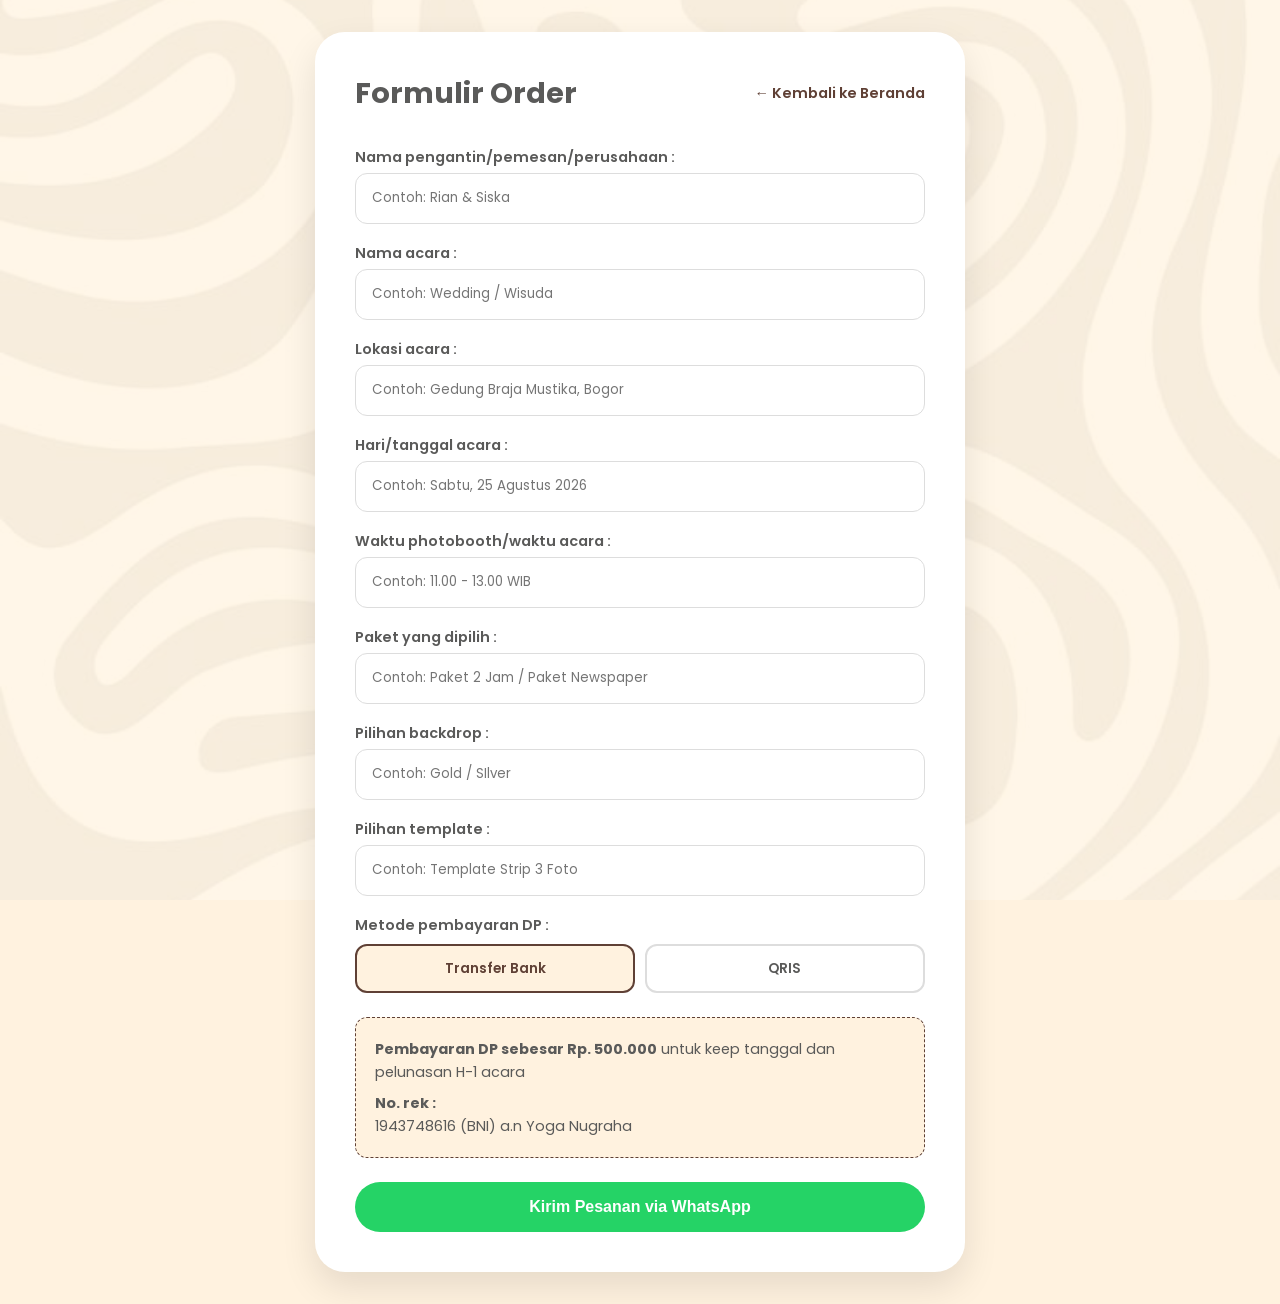
<file: checkout.html>
<!DOCTYPE html>
<html lang="id">
<head>
    <meta charset="UTF-8">
    <meta name="viewport" content="width=device-width, initial-scale=1.0">
    <title>Formulir Order | Temani Photobooth</title>
    <!-- Memanggil file CSS utama Anda -->
    <link rel="stylesheet" href="style.css">
    <link href="https://fonts.googleapis.com/css2?family=Poppins:wght@400;600;700;800&display=swap" rel="stylesheet">
    <style>
        /* Styling khusus halaman checkout */
        body {
            background-color: var(--color-cream);
            padding: 2rem 1rem;
        }
        .checkout-container {
            max-width: 650px;
            margin: 0 auto;
            background: var(--color-white);
            padding: 2.5rem;
            border-radius: 30px;
            box-shadow: 0 15px 35px rgba(0,0,0,0.1);
        }
        .checkout-header {
            display: flex;
            justify-content: space-between;
            align-items: center;
            margin-bottom: 2rem;
        }
        .checkout-header h2 {
            color: var(--color-dark);
            font-size: 1.8rem;
        }
        .btn-back {
            text-decoration: none;
            color: var(--color-brown);
            font-weight: 600;
            font-size: 0.9rem;
        }
        .form-group {
            margin-bottom: 1.2rem;
            text-align: left;
        }
        .form-group label {
            font-size: 0.9rem;
            font-weight: 600;
            color: var(--color-dark);
            display: block;
            margin-bottom: 5px;
        }
        .form-group input, .form-group select {
            width: 100%;
            padding: 0.9rem 1rem;
            border: 1px solid #ddd;
            border-radius: 12px;
            font-family: 'Poppins', sans-serif;
            background: #fff;
        }
        .info-rek-box {
            background: var(--color-cream);
            border: 1px dashed var(--color-brown);
            padding: 1.2rem;
            border-radius: 12px;
            font-size: 0.9rem;
            margin: 1.5rem 0;
            color: var(--color-dark);
            line-height: 1.6;
        }
        .btn-submit-wa {
            width: 100%;
            background: #25D366;
            color: white;
            border: none;
            padding: 1rem;
            border-radius: 50px;
            font-size: 1rem;
            font-weight: 700;
            cursor: pointer;
            transition: 0.3s;
        }
        .btn-submit-wa:hover {
            background: #20b959;
            transform: translateY(-2px);
        }

        /* ====== Tambahan: Pilihan Metode Pembayaran ====== */
        .payment-method-label {
            font-size: 0.9rem;
            font-weight: 600;
            color: var(--color-dark);
            display: block;
            margin-bottom: 8px;
        }
        .payment-tabs {
            display: flex;
            gap: 0.6rem;
            margin-bottom: 1rem;
        }
        .payment-tab {
            flex: 1;
            text-align: center;
            padding: 0.8rem 0.5rem;
            border: 2px solid #ddd;
            border-radius: 12px;
            font-weight: 600;
            font-size: 0.85rem;
            color: var(--color-dark);
            cursor: pointer;
            background: #fff;
            transition: 0.25s;
            user-select: none;
        }
        .payment-tab.active {
            border-color: var(--color-brown);
            background: var(--color-cream);
            color: var(--color-brown);
        }
        .payment-panel {
            display: none;
        }
        .payment-panel.active {
            display: block;
        }

        /* Panel QRIS */
        .qris-box {
            background: var(--color-cream);
            border: 1px dashed var(--color-brown);
            padding: 1.2rem;
            border-radius: 12px;
            margin: 1.5rem 0;
            text-align: center;
            color: var(--color-dark);
        }
        .qris-box img {
            max-width: 240px;
            width: 100%;
            border-radius: 12px;
            background: #fff;
            padding: 8px;
            border: 1px solid #eee;
            margin-bottom: 0.8rem;
        }
        .payment-methods-img {
            max-width: 100% !important;
            border-radius: 12px;
        }
        .qris-timer {
            font-size: 1.6rem;
            font-weight: 800;
            color: var(--color-brown);
            margin: 0.4rem 0;
            font-variant-numeric: tabular-nums;
        }
        .qris-timer.expired {
            color: #e74c3c;
        }
        .qris-status-text {
            font-size: 0.85rem;
            margin-bottom: 0.6rem;
        }
        .btn-download-qris {
            display: block;
            width: 100%;
            box-sizing: border-box;
            font-size: 1rem;
            font-weight: 700;
            color: #fff;
            text-decoration: none;
            background: #EA5A34;
            border: none;
            padding: 1rem;
            border-radius: 16px;
            margin-bottom: 0.8rem;
            transition: 0.25s;
        }
        .btn-download-qris:hover {
            background: #d64b27;
        }
        .btn-refresh-qris {
            display: none;
            margin: 0.6rem auto 0;
            background: var(--color-brown);
            color: #fff;
            border: none;
            padding: 0.6rem 1.2rem;
            border-radius: 50px;
            font-size: 0.85rem;
            font-weight: 600;
            cursor: pointer;
        }
        .btn-refresh-qris.show {
            display: inline-block;
        }
    </style>
</head>
<body>

    <div class="checkout-container">
        <div class="checkout-header">
            <h2>Formulir Order</h2>
            <a href="index.html" class="btn-back">← Kembali ke Beranda</a>
        </div>

        <form id="waForm" onsubmit="sendWhatsAppOrder(event)">
            <div class="form-group">
                <label>Nama pengantin/pemesan/perusahaan :</label>
                <input type="text" id="f_nama" required placeholder="Contoh: Rian & Siska">
            </div>
            <div class="form-group">
                <label>Nama acara :</label>
                <input type="text" id="f_acara" required placeholder="Contoh: Wedding / Wisuda">
            </div>
            <div class="form-group">
                <label>Lokasi acara :</label>
                <input type="text" id="f_lokasi" required placeholder="Contoh: Gedung Braja Mustika, Bogor">
            </div>
            <div class="form-group">
                <label>Hari/tanggal acara :</label>
                <input type="text" id="f_tanggal" required placeholder="Contoh: Sabtu, 25 Agustus 2026">
            </div>
            <div class="form-group">
                <label>Waktu photobooth/waktu acara :</label>
                <input type="text" id="f_waktu" required placeholder="Contoh: 11.00 - 13.00 WIB">
            </div>
            <div class="form-group">
                <label>Paket yang dipilih :</label>
                <input type="text" id="f_paket" required placeholder="Contoh: Paket 2 Jam / Paket Newspaper">
            </div>
            <div class="form-group">
                <label>Pilihan backdrop :</label>
                <input type="text" id="f_backdrop" required placeholder="Contoh: Gold / SIlver">
            </div>
            <div class="form-group">
                <label>Pilihan template :</label>
                <input type="text" id="f_template" required placeholder="Contoh: Template Strip 3 Foto">
            </div>

            <!-- ====== Pilihan Metode Pembayaran ====== -->
            <div class="form-group">
                <span class="payment-method-label">Metode pembayaran DP :</span>
                <div class="payment-tabs">
                    <div class="payment-tab active" id="tabTransfer" onclick="switchPaymentMethod('transfer')">Transfer Bank</div>
                    <div class="payment-tab" id="tabQris" onclick="switchPaymentMethod('qris')"> QRIS</div>
                </div>

                <!-- Panel Transfer Bank -->
                <div class="payment-panel active" id="panelTransfer">
                    <div class="info-rek-box">
                        <p><strong>Pembayaran DP sebesar Rp. 500.000</strong> untuk keep tanggal dan pelunasan H-1 acara</p>
                        <p style="margin-top: 8px;"><strong>No. rek :</strong><br>1943748616 (BNI) a.n Yoga Nugraha</p>
                    </div>
                </div>

                <!-- Panel QRIS -->
                <div class="payment-panel" id="panelQris">
                    <div class="qris-box">
                        <p><strong>Pembayaran DP sebesar Rp. 500.000</strong> untuk keep tanggal dan pelunasan H-1 acara</p>
                        <img src="aset/qris.png" alt="QRIS Temani Photobooth">
                        <img src="aset/metode.png" alt="Menerima Berbagai Pembayaran QR" class="payment-methods-img">
                        <div>
                            <a href="aset/qris.png" download="QRIS-Temani-Photobooth.png" class="btn-download-qris">Simpan Kode QR</a>
                        </div>
                        <div class="qris-status-text">Selesaikan pembayaran sebelum waktu habis:</div>
                        <div class="qris-timer" id="qrisTimer">05:00</div>
                        <div class="qris-status-text" id="qrisExpiredText" style="display:none; color:#e74c3c; font-weight:600;">
                            ⏱️ Kode QRIS sudah kedaluwarsa. Silakan perbarui untuk mendapatkan kode baru.
                        </div>
                        <button type="button" class="btn-refresh-qris" id="btnRefreshQris" onclick="resetQrisTimer()">Perbarui Kode QRIS</button>
                    </div>
                </div>
            </div>

            <button type="submit" class="btn-submit-wa">Kirim Pesanan via WhatsApp </button>
        </form>
    </div>

    <script>
        // Mengambil data nama paket dari URL jika user mengklik "Order Sekarang" dari halaman utama
        window.addEventListener('DOMContentLoaded', () => {
            const urlParams = new URLSearchParams(window.location.search);
            const selectedPaket = urlParams.get('paket');
            if (selectedPaket) {
                document.getElementById('f_paket').value = decodeURIComponent(selectedPaket);
            }
        });

        // ====== Logika Pilihan Metode Pembayaran ======
        let paymentMethod = 'transfer'; // default
        let qrisInterval = null;
        let qrisSecondsLeft = 300; // 5 menit

        function switchPaymentMethod(method) {
            paymentMethod = method;

            document.getElementById('tabTransfer').classList.toggle('active', method === 'transfer');
            document.getElementById('tabQris').classList.toggle('active', method === 'qris');
            document.getElementById('panelTransfer').classList.toggle('active', method === 'transfer');
            document.getElementById('panelQris').classList.toggle('active', method === 'qris');

            if (method === 'qris') {
                startQrisTimer();
            } else {
                stopQrisTimer();
            }
        }

        function startQrisTimer() {
            // Mulai ulang dari 5 menit setiap kali panel QRIS dibuka
            stopQrisTimer();
            qrisSecondsLeft = 300;
            updateQrisDisplay();

            document.getElementById('qrisTimer').classList.remove('expired');
            document.getElementById('qrisExpiredText').style.display = 'none';
            document.getElementById('btnRefreshQris').classList.remove('show');

            qrisInterval = setInterval(() => {
                qrisSecondsLeft--;
                if (qrisSecondsLeft <= 0) {
                    qrisSecondsLeft = 0;
                    updateQrisDisplay();
                    expireQris();
                } else {
                    updateQrisDisplay();
                }
            }, 1000);
        }

        function stopQrisTimer() {
            if (qrisInterval) {
                clearInterval(qrisInterval);
                qrisInterval = null;
            }
        }

        function updateQrisDisplay() {
            const menit = Math.floor(qrisSecondsLeft / 60).toString().padStart(2, '0');
            const detik = (qrisSecondsLeft % 60).toString().padStart(2, '0');
            document.getElementById('qrisTimer').textContent = `${menit}:${detik}`;
        }

        function expireQris() {
            stopQrisTimer();
            document.getElementById('qrisTimer').classList.add('expired');
            document.getElementById('qrisExpiredText').style.display = 'block';
            document.getElementById('btnRefreshQris').classList.add('show');
        }

        function resetQrisTimer() {
            startQrisTimer();
        }

        // Fungsi Mengirim Data Form ke WhatsApp
        function sendWhatsAppOrder(event) {
            event.preventDefault();

            // Jika metode QRIS dipilih tapi waktu sudah habis, minta perbarui dulu
            if (paymentMethod === 'qris' && qrisSecondsLeft <= 0) {
                alert('Kode QRIS sudah kedaluwarsa. Silakan klik "Perbarui Kode QRIS" terlebih dahulu.');
                return;
            }

            const nama = document.getElementById('f_nama').value;
            const acara = document.getElementById('f_acara').value;
            const lokasi = document.getElementById('f_lokasi').value;
            const tanggal = document.getElementById('f_tanggal').value;
            const waktu = document.getElementById('f_waktu').value;
            const paket = document.getElementById('f_paket').value;
            const backdrop = document.getElementById('f_backdrop').value;
            const template = document.getElementById('f_template').value;

            const metodeBayar = paymentMethod === 'qris' ? 'QRIS' : 'Transfer Bank (BNI 1943748616 a.n Yoga Nugraha)';

            const nomorWA = '6282128614356'; // Nomor WhatsApp Anda

            // Format pesan WhatsApp
            const pesan = `Halo Admin Temani Photobooth,%0ASaya ingin melakukan pemesanan dengan detail berikut:%0A%0A*Formulir Order*%0A- Nama pengantin/pemesan : ${nama}%0A- Nama acara : ${acara}%0A- Lokasi acara : ${lokasi}%0A- Hari/tanggal acara : ${tanggal}%0A- Waktu photobooth/waktu acara : ${waktu}%0A- Paket yang dipilih : ${paket}%0A- Pilihan backdrop : ${backdrop}%0A- Pilihan template : ${template}%0A%0AMetode pembayaran DP : ${metodeBayar}%0APembayaran DP sebesar Rp. 500.000 untuk keep tanggal dan pelunasan H-1 acara%0A%0AMohon konfirmasinya ya kak. Terima kasih!`;

            // Membuka WhatsApp
            window.open(`https://wa.me/${nomorWA}?text=${pesan}`, '_blank');
        }
    </script>
</body>
</html>
</file>
<file: style.css>
* {
    margin: 0;
    padding: 0;
    box-sizing: border-box;
}

:root {
    /* Palet Warna - Tidak perlu pakai var() di sini */
    --color-dark: #5a5a59;    
    --color-brown: #5f4035;   
    --color-light: #D3A376;   
    --color-sand: #FFE0B2;    
    --color-cream: #FFF2DF;   
    --color-white: #ffffff;
    --color-blue: #e6a223;

}

html {
    scroll-behavior: smooth;
    overflow-x: hidden;
}

body {
    font-family: 'Poppins', sans-serif;
    background-color: var(--color-cream);
    color: var(--color-dark);
    overflow-x: hidden;
}

.container {
    max-width: 1200px;
    margin: 0 auto;
    padding:  1.5rem;
}

.section-padding {
    padding: 5rem 0;
}

.section-title {
    text-align: center;
    font-size: 2.5rem;
    color: var(--color-dark);
    margin-bottom: 3rem;
    font-weight: 00;
}


/* NAVBAR - Diubah menjadi Hitam Solid */
.navbar {
    position: sticky;
    top: 0;
    z-index: 1000;
    background-color: #572210; /* Warna hitam solid */
    transition: background 0.3s;
    border-bottom: 1px solid #ffffff; /* Sedikit pembatas agar terlihat elegan */
}

/* Hapus atau nonaktifkan efek transparan saat di-scroll */
.navbar.scrolled {
    background-color: #ffffff; /* Tetap hitam saat di-scroll */
    box-shadow: 0 2px 10px rgba(0, 0, 0, 0.3);
}

.nav-container {
    display: flex;
    justify-content: space-between;
    align-items: center;
    padding: 1rem 1.9rem; /* Ukuran padding disesuaikan agar lebih proporsional */
}

.logo {
    font-weight: 300;
    font-size: 1.5rem;
    color: var(--color-white); /* Tulisan putih di atas background hitam */
    cursor: pointer;
}

.nav-links a {
    text-decoration: none;
    color: var(--color-white); /* Tulisan putih di atas background hitam */
    font-weight: 600;
}

.logo { font-weight: 500; font-size: 1.1rem; color: var(--color-white); cursor: pointer; }
.navbar.scrolled .logo, .navbar.scrolled .nav-links a { color: var(--color-dark); }
.nav-links { display: flex; gap: 2rem; }
.nav-links a { text-decoration: none; color: var(--color-white); font-weight: 600; }
.mobile-menu-btn { display: none; }

/* HERO */
/* Alternatif: Efek Zoom Bergerak Halus */
.hero-section {
    background: url('aset/mate12.jpg') no-repeat center center/cover, linear-gradient(to bottom right, var(--color-light), var(--color-sand));
    animation: backgroundZoom 10s ease-in-out infinite alternate;
    min-height: 100vh;
    padding-top: 5rem;
    display: flex;
    align-items: center;
    overflow: hidden;
}

@keyframes backgroundZoom {
    0% {
        background-size: 100% 100%;
    }
    100% {
        background-size: 115% 115%; /* Berubah dari ukuran normal ke 115% secara halus */
    }
}

.hero-container { display: flex; align-items: center; justify-content: space-between; gap: 3rem; width: 100%; }
.hero-text { flex: 1; color: var(--color-white); }
.hero-text h1 { font-size: clamp(2.5rem, 5vw, 4rem); line-height: 1.1; margin-bottom: 1.5rem; font-weight: 800; }
.hero-text p { font-size: 1.2rem; margin-bottom: 2rem; opacity: 0.9; }
.btn-primary { background: var(--color-dark); color: var(--color-white); padding: 1rem 2.5rem; border-radius: 50px; text-decoration: none; font-weight: 600; display: inline-block; transition: 0.3s; }
.btn-primary:hover { transform: translateY(-3px); }
.hero-images { flex: 1; position: relative; height: 500px; }
.photostrip { position: absolute; width: 220px; background: rgb(255, 255, 255); padding: 10px; border-radius: 5px; box-shadow: 0 15px 35px rgba(0,0,0,0.2); transition: 0.3s; }
.photostrip img { width: 100%; border-radius: 3px; display: block; }
.photostrip-1 { top: 20px; right: 150px; transform: rotate(-8deg); z-index: 2; }
.photostrip-2 { top: 60px; right: 0; transform: rotate(5deg); z-index: 1; }
.photostrip:hover { transform: scale(1.05) rotate(0deg); z-index: 10; }

/* STATS COUNTER */
.stats-section { background: var(--color-white); padding: 3rem 0; border-radius: 30px; margin: -50px auto 0 auto; width: 90%; max-width: 1000px; position: relative; box-shadow: 0 10px 30px rgba(0,0,0,0.05); }
.stats-grid { display: flex; justify-content: space-around; text-align: center; flex-wrap: wrap; gap: 2rem; }
.stat-item h2 { font-size: 3rem; color: var(--color-light); display: inline-block; margin-bottom: 0.5rem; font-weight: 800;}
.stat-item span { font-size: 3rem; color: var(--color-light); font-weight: 800; }
.stat-item p { color: var(--color-brown); font-weight: 600; font-size: 1.1rem; }

/* MARQUEE CLIENTS */
.trust-section { padding: 4rem 0; background: var(--color-cream); overflow: hidden; }
.marquee-container { width: 100%; overflow: hidden; white-space: nowrap; padding: 1rem 0; }
.marquee-content { display: inline-block; animation: scroll-left 25s linear infinite; }
.marquee-content span { font-size: 1.5rem; font-weight: 700; color: var(--color-dark); margin: 0 2rem; opacity: 0.7; }
@keyframes scroll-left { 0% { transform: translateX(0); } 100% { transform: translateX(-50%); } }

/* GALERI TERBARU */
.recent-grid { display: grid; grid-template-columns: repeat(auto-fit, minmax(300px, 1fr)); gap: 2rem; }
.recent-item { border-radius: 20px; overflow: hidden; box-shadow: 0 10px 20px rgba(0,0,0,0.1); }
.recent-item img { width: 100%; height: 100%; object-fit: cover; display: block; }

/* MASONRY PORTFOLIO & FILTER */
.filter-container { display: flex; justify-content: center; gap: 1rem; margin-bottom: 2rem; flex-wrap: wrap; }
.filter-btn { padding: 0.5rem 1.5rem; border: 2px solid var(--color-light); background: transparent; border-radius: 30px; cursor: pointer; color: var(--color-dark); font-weight: 600; transition: 0.3s; }
.filter-btn.active, .filter-btn:hover { background: var(--color-light); color: white; }
.masonry-grid { column-count: 3; column-gap: 1.5rem; }
.masonry-item { break-inside: avoid; margin-bottom: 1.5rem; border-radius: 15px; overflow: hidden; cursor: zoom-in; transition: 0.3s; box-shadow: 0 5px 15px rgba(0,0,0,0.1); }
.masonry-item img { width: 100%; display: block; transition: transform 0.5s; }
.masonry-item:hover { transform: translateY(-5px); }
.masonry-item:hover img { transform: scale(1.05); }

/* LIGHTBOX (PREVIEW IMAGE) */
.lightbox { display: none; position: fixed; z-index: 9999; padding-top: 100px; left: 0; top: 0; width: 100%; height: 100%; background-color: rgba(62, 37, 34, 0.9); }
.lightbox-content { margin: auto; display: block; max-width: 90%; max-height: 80vh; border-radius: 10px; animation: zoomIn 0.3s; }
.close-lightbox { position: absolute; top: 30px; right: 40px; color: #fff; font-size: 40px; font-weight: bold; cursor: pointer; transition: 0.3s; }
.close-lightbox:hover { color: var(--color-sand); }
@keyframes zoomIn { from {transform: scale(0);} to {transform: scale(1);} }

/* PAKET (Sama seperti sebelumnya) */
.paket-section { background-color: var(--color-light); }
.pricing-grid { display: flex; justify-content: center; gap: 2rem; flex-wrap: wrap; }
.pricing-card { background: var(--color-white); border-radius: 40px; padding: 2rem 1.5rem; width: 320px; text-align: center; position: relative; box-shadow: 0 15px 30px rgba(0,0,0,0.1); transition: 0.3s; }
.pricing-card:hover { transform: translateY(-10px); }
.pricing-header { background: var(--color-dark); color: var(--color-white); font-size: 1.5rem; font-weight: 700; padding: 1rem; border-radius: 30px; margin: -1rem -0.5rem 1.5rem -0.5rem; }
.badge-harga { background: var(--color-cream); border: 1px solid var(--color-sand); padding: 4px 12px; border-radius: 20px; font-size: 0.8rem; font-weight: 600; }
.price-title { font-size: 2rem; color: var(--color-dark); margin: 1rem 0 0.2rem 0; }
.price-subtitle { font-weight: 600; color: var(--color-dark); margin-bottom: 1.5rem; }
.btn-order { background: var(--color-brown); color: var(--color-white); border: none; padding: 0.8rem 2rem; border-radius: 30px; font-weight: 700; cursor: pointer; width: 80%; margin-bottom: 2rem; transition: 0.3s; }
.btn-order:hover { background: var(--color-dark); }
.fasilitas-title { color: var(--color-light); font-size: 1.2rem; margin-bottom: 1rem; }
.fasilitas-list { list-style: none; text-align: left; padding: 0 1rem; }
.fasilitas-list li { margin-bottom: 0.8rem; font-size: 0.95rem; font-weight: 500; color: var(--color-dark); }
.bonus-box { margin-top: 1.5rem; text-align: left; padding: 0 1rem; font-size: 0.85rem; }
.bonus-box ul { padding-left: 1.2rem; margin-top: 0.5rem; }

/* TESTIMONI */
.testi-grid { display: grid; grid-template-columns: repeat(auto-fit, minmax(250px, 1fr)); gap: 1.5rem; }
.testi-card { background: var(--color-cream); padding: 2rem; border-radius: 20px; text-align: center; box-shadow: 0 5px 15px rgba(0,0,0,0.05); }
.testi-card img { width: 80px; height: 80px; border-radius: 50%; object-fit: cover; border: 3px solid var(--color-light); margin-bottom: 1rem; }
.testi-card h4 { color: var(--color-dark); font-size: 1.2rem; margin-bottom: 0.5rem; }
.stars { color: #f1c40f; margin-bottom: 1rem; }
.testi-card p { font-style: italic; color: var(--color-brown); font-size: 0.95rem; }

/* MAPS & FAQ */
.maps-faq-container { display: flex; gap: 3rem; flex-wrap: wrap; }
.faq-box, .maps-box { flex: 1; min-width: 300px; }
.faq-item { background: var(--color-white); border-radius: 15px; margin-bottom: 1rem; box-shadow: 0 2px 10px rgba(0,0,0,0.05); }
.faq-item summary { font-weight: 600; padding: 1.2rem; cursor: pointer; color: var(--color-dark); font-size: 1.1rem; list-style: none; display: flex; justify-content: space-between; }
.faq-item summary::-webkit-details-marker { display: none; }
.faq-item summary::after { content: '➕'; font-size: 0.9rem; transition: 0.3s; }
.faq-item[open] summary::after { content: '➖'; }
.faq-item p { padding: 0 1.2rem 1.2rem; color: var(--color-brown); line-height: 1.6; }

/* FOOTER */
.footer { background: var(--color-dark); color: var(--color-cream); padding: 4rem 0 1rem; }
.footer-grid { display: grid; grid-template-columns: repeat(auto-fit, minmax(250px, 1fr)); gap: 2rem; margin-bottom: 3rem; }
.footer-grid h2, .footer-grid h3 { color: var(--color-sand); margin-bottom: 1rem; }
.footer-grid p { margin-bottom: 0.5rem; opacity: 0.9; }
.footer-social a { color: var(--color-white); text-decoration: none; transition: 0.3s; }
.footer-social a:hover { color: var(--color-light); }
.footer-bottom { text-align: center; padding-top: 2rem; border-top: 1px solid rgba(255,255,255,0.1); font-size: 0.9rem; opacity: 0.7; }

/* ANIMASI & FLOATING BUTTON */
.reveal { opacity: 0; transform: translateY(30px); transition: all 0.8s ease; }
.reveal.visible { opacity: 1; transform: translateY(0); }
.floating-wa { position: fixed; bottom: 30px; right: 30px; background: #25D366; color: white; width: 60px; height: 60px; border-radius: 50%; border: none; cursor: pointer; box-shadow: 0 5px 15px rgba(0,0,0,0.3); z-index: 1000; display: flex; align-items: center; justify-content: center; transition: 0.3s; }
.floating-wa:hover { transform: scale(1.1); }
.success-notif { display: none; }

/* RESPONSIVE */
@media (max-width: 768px) {
    .hero-container { flex-direction: column; text-align: center; }
    .hero-images { height: 400px; width: 100%; display: flex; justify-content: center; }
    .photostrip-1 { right: auto; transform: rotate(-5deg); margin-right: 50px; }
    .photostrip-2 { right: auto; transform: rotate(5deg); margin-left: 50px; }
    .nav-links { display: none; }
    .mobile-menu-btn { display: block; font-size: 2rem; background: none; border: none; color: white; }
    .masonry-grid { column-count: 2; }
}
@media (max-width: 480px) {
    .masonry-grid { column-count: 1; }
}
/* Pastikan ini di luar kurung kurawal @media */
@media (max-width: 480px) {
    .masonry-grid { column-count: 1; }
} /* <--- Ini adalah penutup @media 480px */

/* Pindahkan kode ini ke sini, di luar kurung kurawal media query */
.hero-text img {
    display: block; 
    max-width: 300px; 
    height: auto;
    margin-bottom: 20px;
}
/* Wadah utama pembatas ukuran card masonry */
.masonry-item {
    position: relative;
    overflow: hidden; /* Menyembunyikan foto yang keluar dari frame */
}

/* Wadah yang menampung 3 foto berderet kesamping */
.image-slider-wrapper {
    display: flex;
    width: 300%; /* Karena ada 3 foto (3 x 100%) */
    animation: autoSlide 9s infinite ease-in-out;
}

/* Mengatur ukuran tiap foto di dalam slider */
.image-slider-wrapper img {
    width: 33.333%; /* Tiap foto memakan sepertiga dari total wadah */
    object-fit: cover;
    display: block;
}

/* Animasi geser otomatis (Slide) */
@keyframes autoSlide {
    0%   { transform: translateX(0); }
    28%  { transform: translateX(0); }
    33%  { transform: translateX(-33.333%); }
    61%  { transform: translateX(-33.333%); }
    66%  { transform: translateX(-66.666%); }
    94%  { transform: translateX(-66.666%); }
    100% { transform: translateX(0); }
}

/* Mengatur background dasar body agar tetap senada */
body {
    font-family: 'Poppins', sans-serif;
    background-color: var(--color-cream);
    color: var(--color-dark);
    overflow-x: hidden;
    position: relative; /* Wajib ada untuk teknik overlay */
}

/* Membuat lapisan background gambar dengan opacity yang bisa diatur */
body::before {
    content: "";
    position: fixed;
    top: 0;
    left: 0;
    width: 100%;
    height: 100%;
    
    /* Ganti 'aset/bg-pattern.jpg' dengan lokasi dan nama file gambar Anda */
    background-image: url('aset/mate2.jpg'); 
    background-repeat: repeat;
    background-size: cover;
    background-position: center;
    
    /* ATUR OPACITY DI SINI (0.1 sangat transparan hingga 1.0 sangat jelas) */
    opacity: 0.30; 
    
    z-index: -1; /* Memastikan background berada di lapisan paling belakang (di bawah teks) */
    pointer-events: none; /* Agar tidak sengaja 'diklik' oleh pengguna */
}
/* Gaya Khusus untuk Kartu Paket Newspaper dengan Background Koran */
.pricing-card.newspaper-card {
    position: relative;
    background-color: rgba(255, 255, 255, 0.92); /* Warna dasar putih agar teks tetap jelas dibaca */
    overflow: hidden;
}

/* Membuat lapisan background motif koran dengan transparansi */
.pricing-card.newspaper-card::before {
    content: "";
    position: absolute;
    top: 0;
    left: 0;
    width: 100%;
    height: 100%;
    
    /* Ganti 'aset/koran-bg.jpg' dengan nama file gambar koran Anda */
    background-image: url('aset/mate.jpg');
    background-size: cover;
    background-position: center;
    
    /* Mengatur tingkat transparansi background koran (0.1 sangat pudar, 0.4 cukup jelas) */
    opacity: 0.12; 
    
    z-index: 0; /* Berada di belakang teks kartu */
    pointer-events: none;
}

/* Memastikan isi teks kartu berada di atas lapisan background koran */
.pricing-card.newspaper-card > * {
    position: relative;
    z-index: 1;
}
</file>
